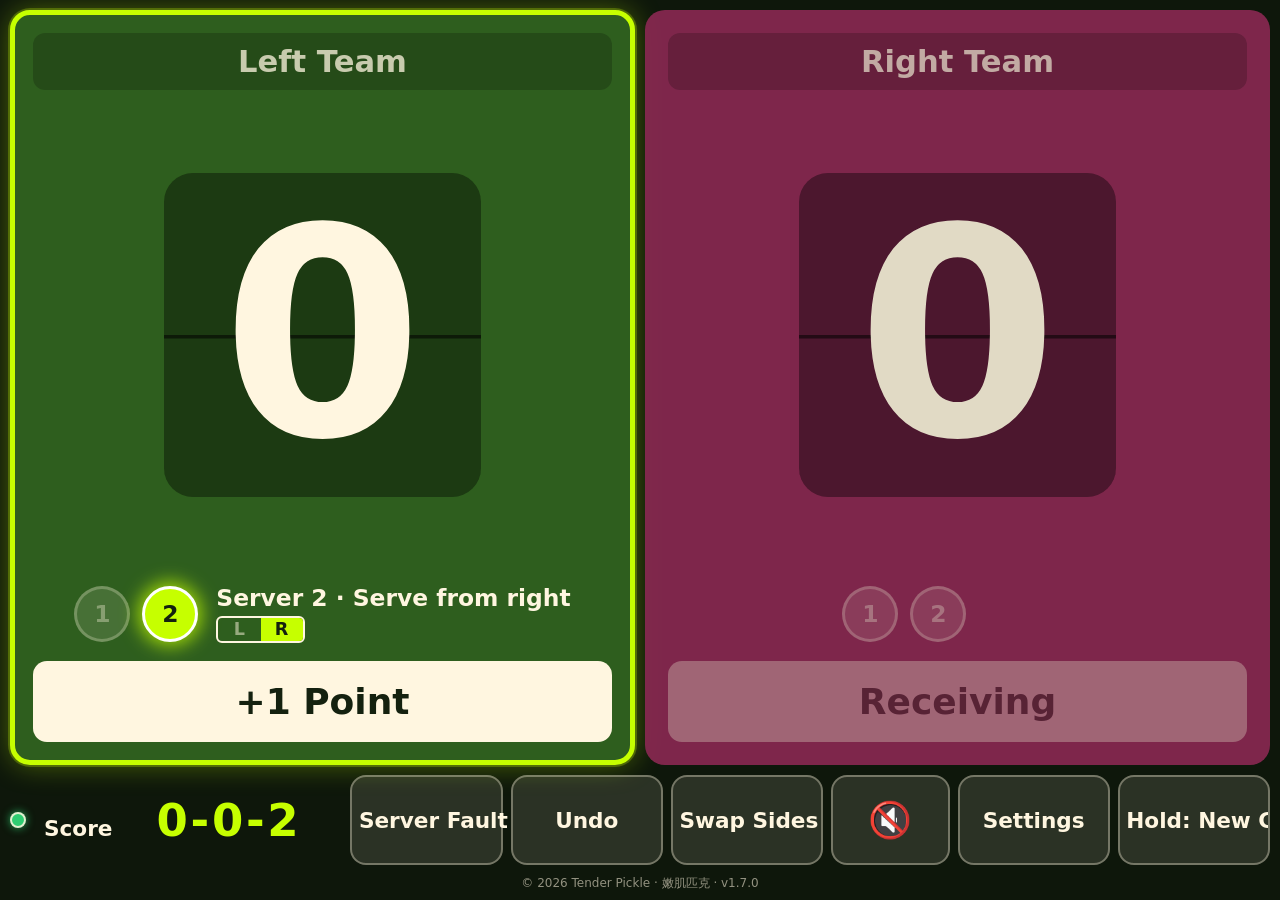
<file: index.html>
<!doctype html>
<html lang="zh-TW">
<head>
  <meta charset="utf-8">
  <meta name="viewport" content="width=device-width, initial-scale=1, maximum-scale=1, viewport-fit=cover">
  <meta name="theme-color" content="#0e170b">
  <meta name="apple-mobile-web-app-capable" content="yes">
  <meta name="mobile-web-app-capable" content="yes">
  <meta name="apple-mobile-web-app-status-bar-style" content="black-translucent">
  <meta name="apple-mobile-web-app-title" content="Tender Pickle">
  <meta name="description" content="Ad-free pickleball scoreboard with serve lights. 無廣告匹克球計分板，附發球燈號。">
  <title>Tender Pickle Scoreboard</title>
  <link rel="manifest" href="manifest.json">
  <link rel="icon" href="icons/icon.svg" type="image/svg+xml">
  <link rel="apple-touch-icon" href="icons/apple-touch-icon.png">
  <link rel="stylesheet" href="style.css">
</head>
<body>
  <main id="teams">
    <section class="team" id="slot0" data-slot="0">
      <input class="name" type="text" maxlength="20" autocomplete="off" autocapitalize="words" spellcheck="false">
      <div class="scorewrap"><div class="score" aria-live="polite">0</div></div>
      <div class="serve">
        <div class="lamps" aria-hidden="true"><span class="lamp" data-n="1">1</span><span class="lamp" data-n="2">2</span></div>
        <div class="serve-text"><div class="serve-info"></div><div class="court" aria-hidden="true"><i data-side="left"></i><i data-side="right"></i></div></div>
      </div>
      <button class="point" type="button"></button>
    </section>

    <section class="team" id="slot1" data-slot="1">
      <input class="name" type="text" maxlength="20" autocomplete="off" autocapitalize="words" spellcheck="false">
      <div class="scorewrap"><div class="score" aria-live="polite">0</div></div>
      <div class="serve">
        <div class="lamps" aria-hidden="true"><span class="lamp" data-n="1">1</span><span class="lamp" data-n="2">2</span></div>
        <div class="serve-text"><div class="serve-info"></div><div class="court" aria-hidden="true"><i data-side="left"></i><i data-side="right"></i></div></div>
      </div>
      <button class="point" type="button"></button>
    </section>
  </main>

  <div id="bar">
    <span id="net" class="net" role="img"></span>
    <div id="callout-box"><span id="callout-label"></span><b id="callout">0-0-2</b></div>
    <div id="actions">
      <button id="fault" type="button" data-i18n="fault"></button>
      <button id="undo" type="button" data-i18n="undo"></button>
      <button id="flip" type="button" data-i18n="flip"></button>
      <button id="voice" type="button" aria-pressed="false"></button>
      <button id="settings" type="button" data-i18n="settings"></button>
      <button id="newgame" type="button"><span data-i18n="newGame"></span></button>
    </div>
  </div>
  <footer>© 2026 Tender Pickle · 嫩肌匹克 <span class="ver"></span></footer>

  <div id="over" hidden>
    <div class="over-wrap">
      <div class="over-card" role="alertdialog" aria-labelledby="over-title">
        <h2 id="over-title"></h2>
        <p id="over-score"></p>
      </div>
      <div class="over-actions">
        <button id="over-undo" type="button" data-i18n="undo"></button>
        <button id="over-new" type="button" class="primary" data-i18n="newGameShort"></button>
      </div>
    </div>
  </div>

  <dialog id="dlg">
    <form id="form" method="dialog">
      <h2 data-i18n="sTitle"></h2>

      <fieldset>
        <legend data-i18n="sMode"></legend>
        <label><input type="radio" name="mode" value="doubles"> <span data-i18n="doubles"></span></label>
        <label><input type="radio" name="mode" value="singles"> <span data-i18n="singles"></span></label>
      </fieldset>

      <fieldset>
        <legend data-i18n="sScoring"></legend>
        <label><input type="radio" name="scoring" value="sideout"> <span data-i18n="sideout"></span></label>
        <label><input type="radio" name="scoring" value="rally"> <span data-i18n="rally"></span></label>
      </fieldset>

      <fieldset>
        <legend data-i18n="sTarget"></legend>
        <label><input type="radio" name="target" value="11"> 11</label>
        <label><input type="radio" name="target" value="15"> 15</label>
        <label><input type="radio" name="target" value="21"> 21</label>
      </fieldset>

      <label class="row"><input type="checkbox" name="winByTwo"> <span data-i18n="sWinBy2"></span></label>

      <fieldset>
        <legend data-i18n="sFirst"></legend>
        <label><input type="radio" name="firstSlot" value="0"> <span data-i18n="leftSide"></span></label>
        <label><input type="radio" name="firstSlot" value="1"> <span data-i18n="rightSide"></span></label>
      </fieldset>

      <fieldset>
        <legend data-i18n="sLang"></legend>
        <label><input type="radio" name="lang" value="zh-TW"> 繁體中文</label>
        <label><input type="radio" name="lang" value="en"> English</label>
      </fieldset>

      <label class="row"><input type="checkbox" name="wake"> <span data-i18n="sWake"></span></label>

      <div id="voice-rows">
        <label class="row"><input type="checkbox" name="voice"> <span data-i18n="sVoice"></span></label>
        <label class="row"><input type="checkbox" name="voiceTeam"> <span data-i18n="sVoiceTeam"></span></label>
        <label class="row range"><span data-i18n="sVoiceName"></span><select name="voiceName"></select></label>
        <div class="voice-try"><button type="button" id="voice-try" data-i18n="voiceTry"></button></div>
        <p class="note warn" id="voice-warn" hidden data-i18n="noTwVoice"></p>
        <label class="row range"><span data-i18n="sRate"></span><input type="range" name="rate" min="0.7" max="1.4" step="0.1"></label>
        <label class="row range"><span data-i18n="sVolume"></span><input type="range" name="volume" min="0.2" max="1" step="0.1"></label>
      </div>

      <p class="note" data-i18n="sNote"></p>
      <div class="dlg-actions">
        <button type="button" id="dlg-cancel" data-i18n="cancel"></button>
        <button type="submit" class="primary" data-i18n="save"></button>
      </div>
      <p class="credit">Tender Pickle · 嫩肌匹克 · MIT <span class="ver"></span></p>
    </form>
  </dialog>

  <div id="toast" role="status" hidden></div>

  <script src="engine.js"></script>
  <script src="app.js"></script>
</body>
</html>
</file>
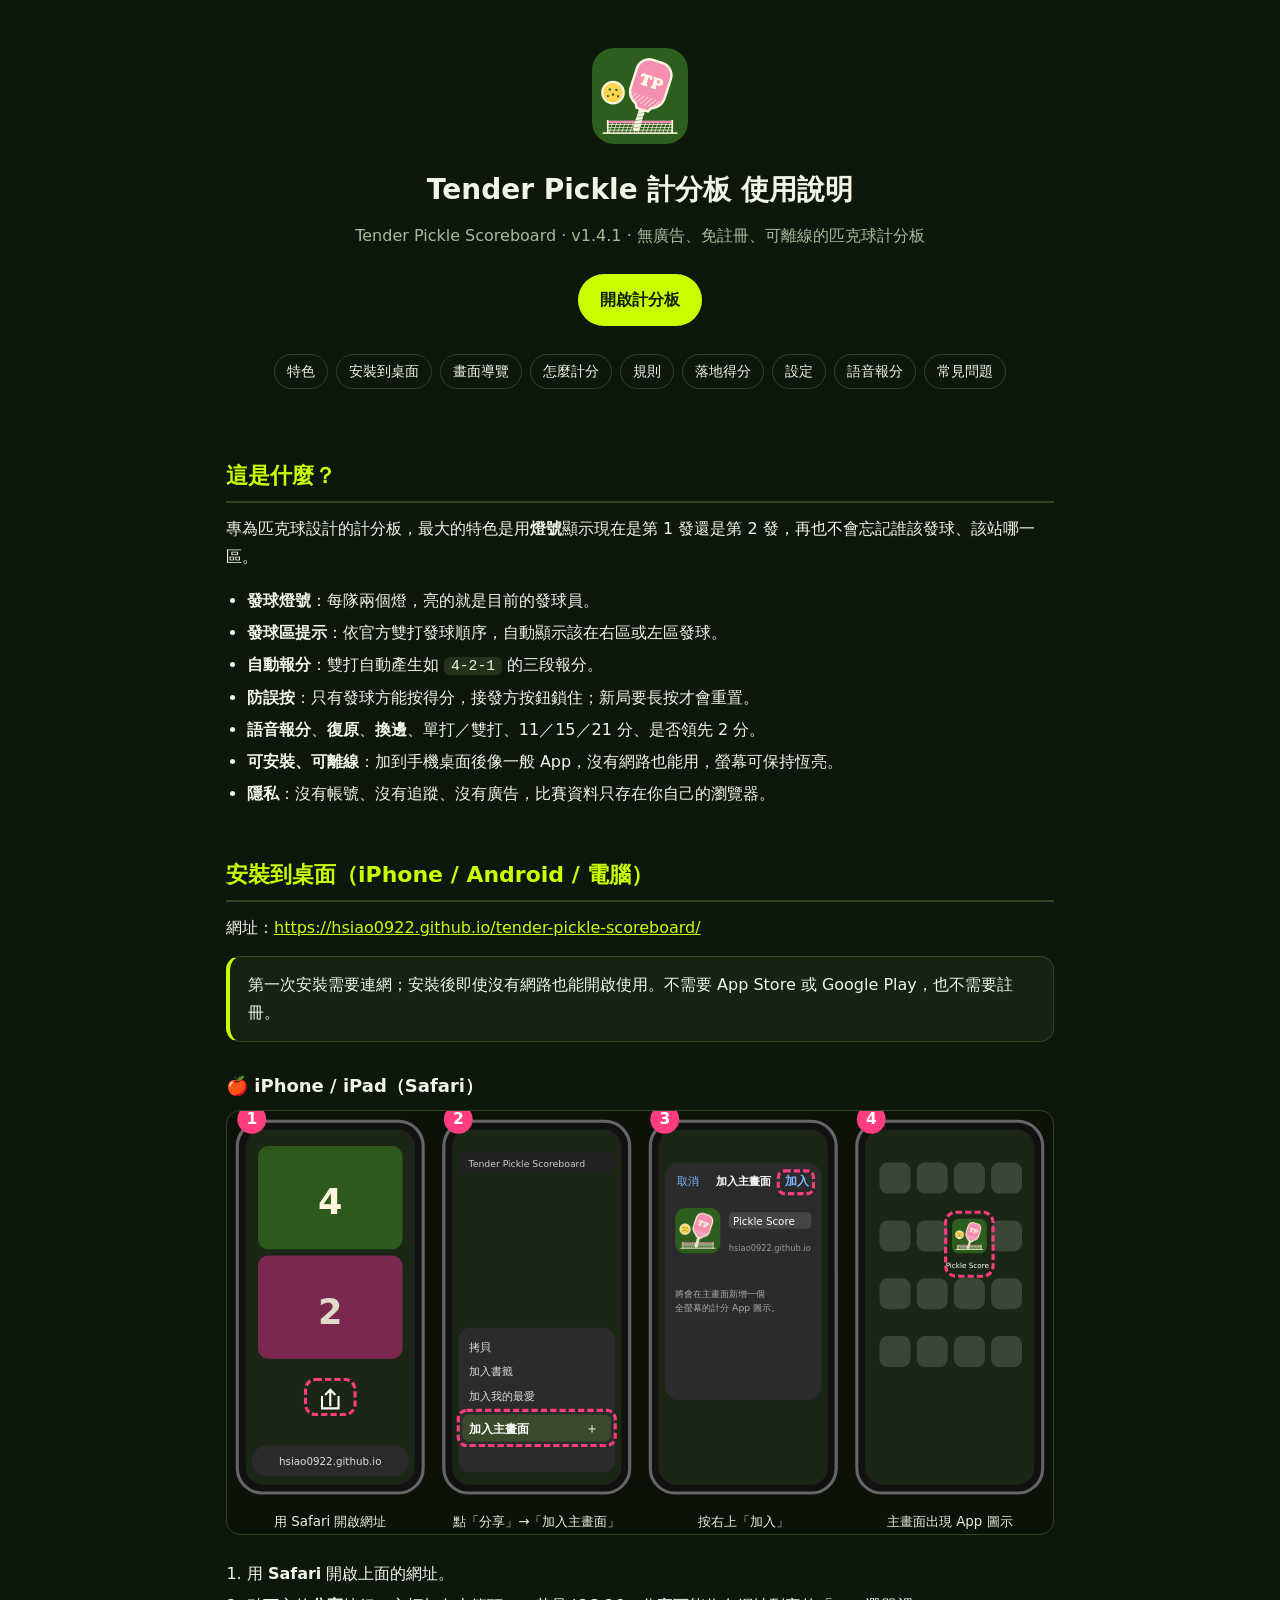
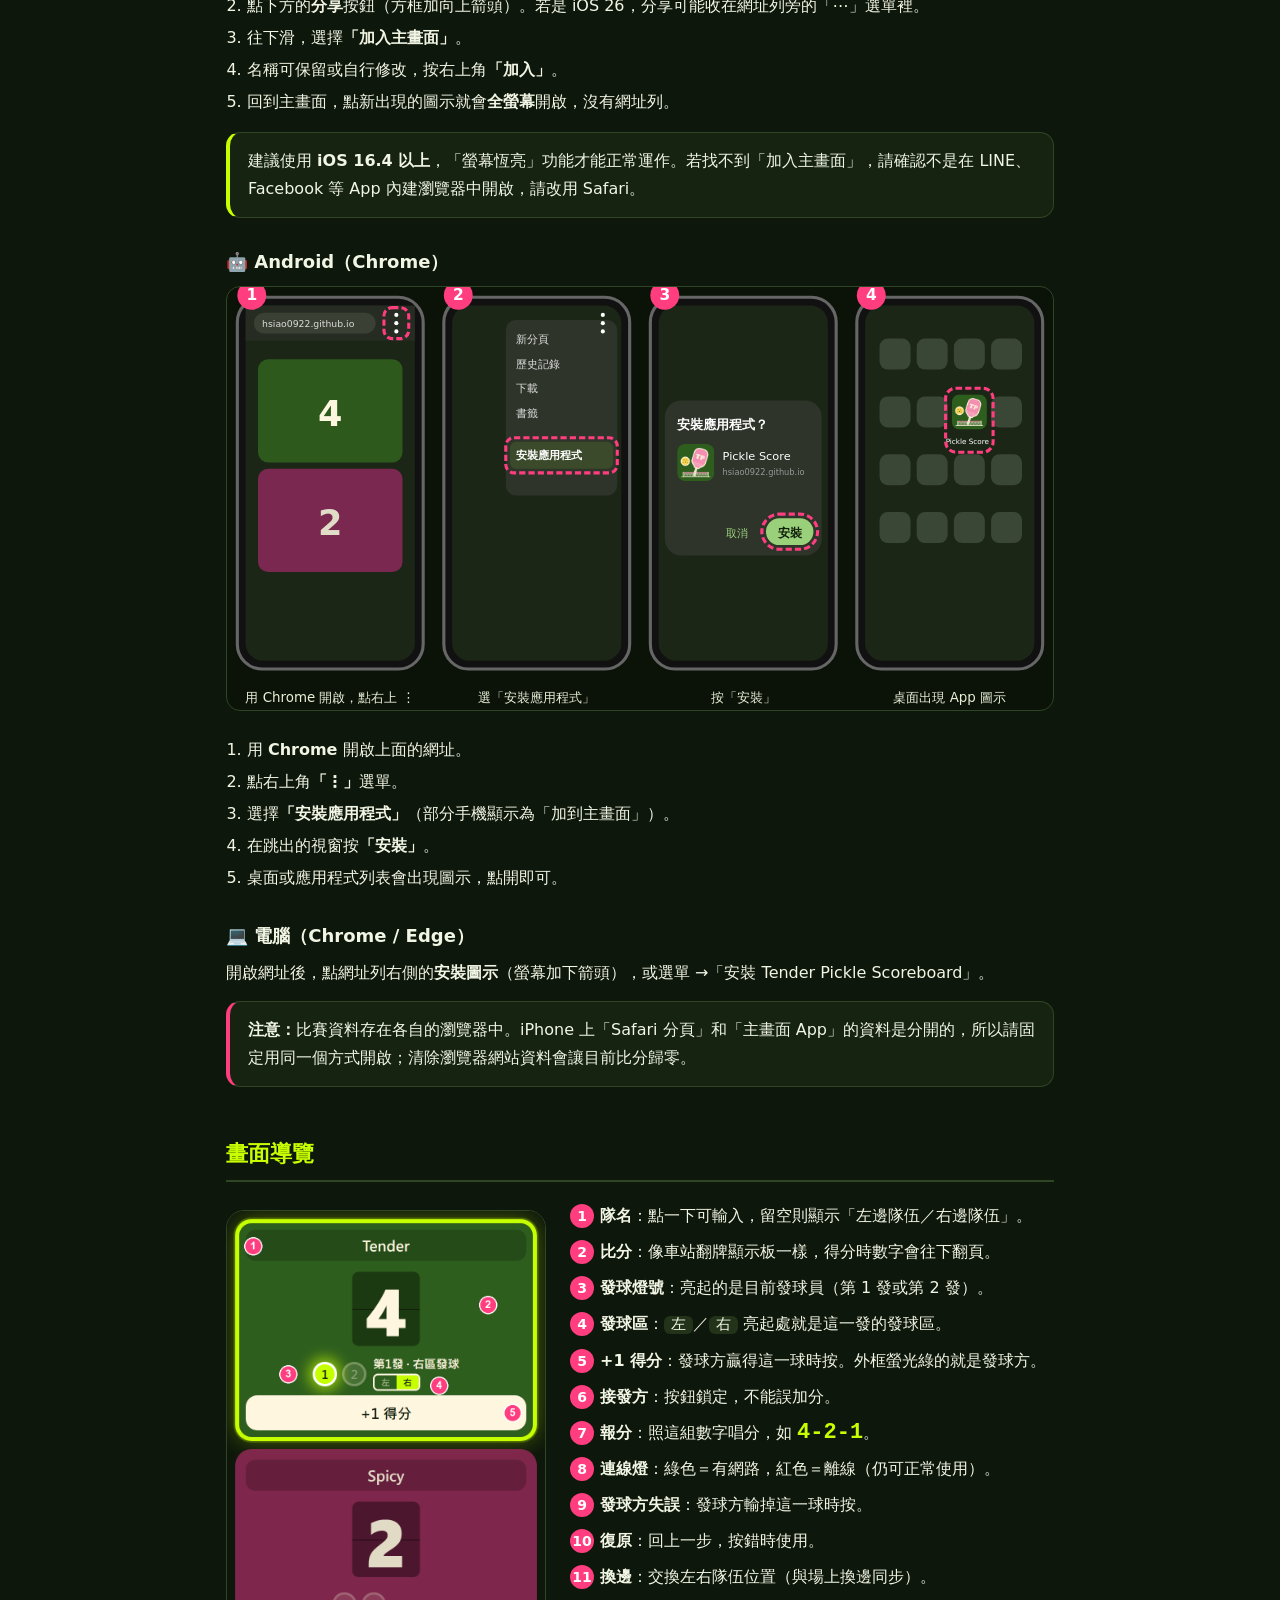
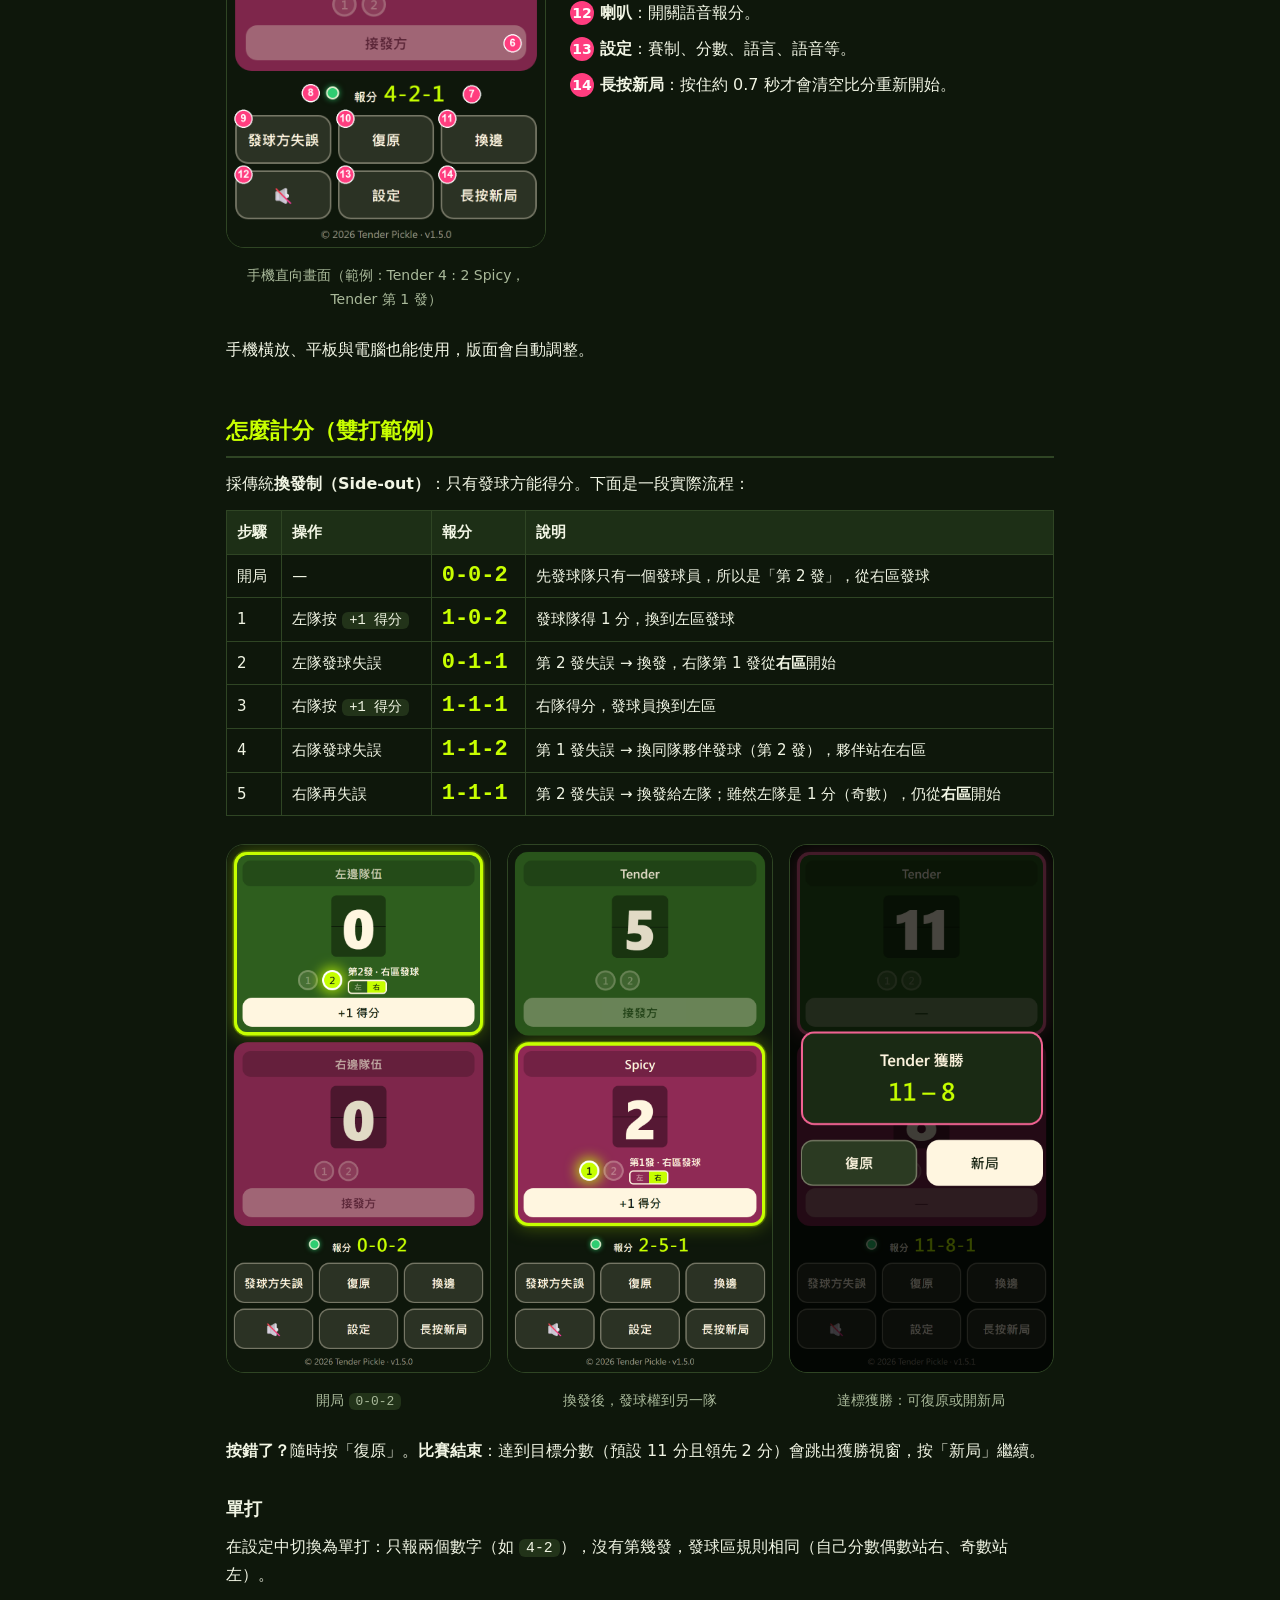
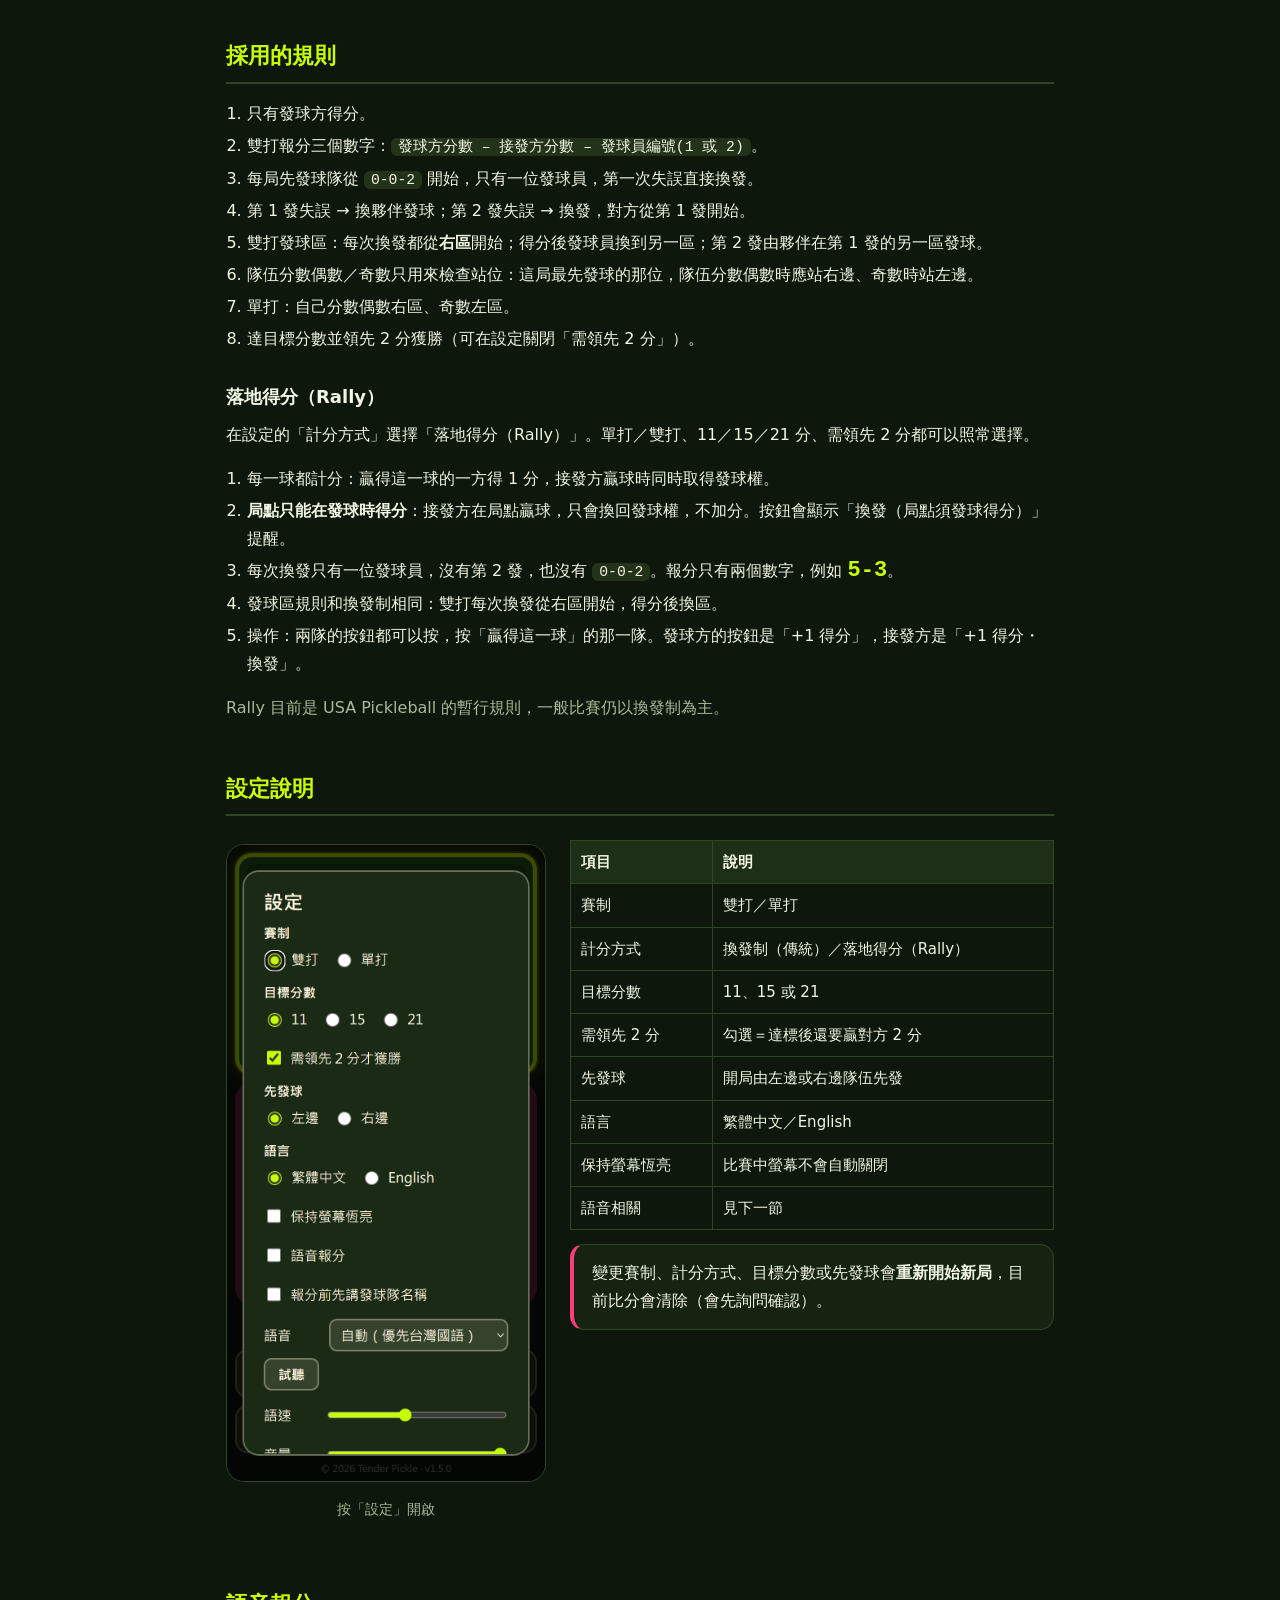
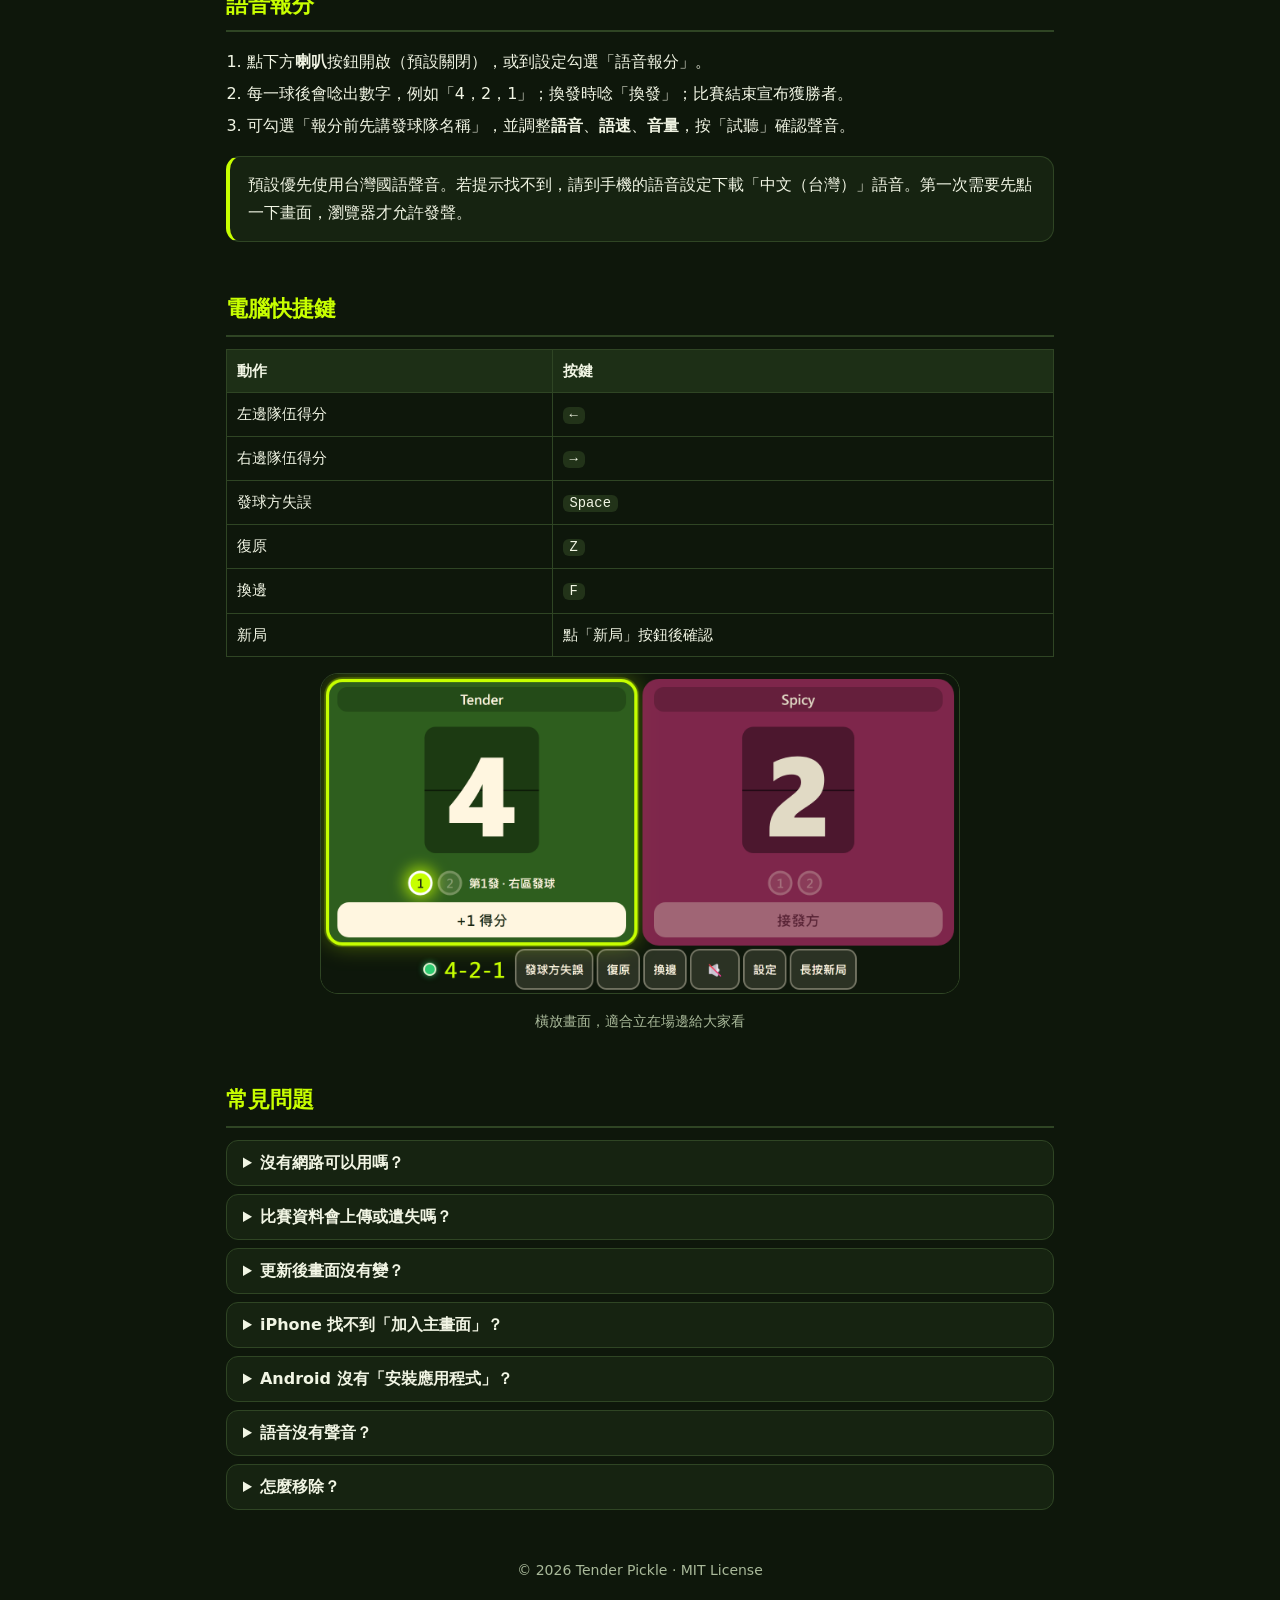
<file: guide/index.html>
<!doctype html>
<html lang="zh-TW">
<head>
<meta charset="utf-8">
<meta name="viewport" content="width=device-width, initial-scale=1">
<title>Tender Pickle 計分板 使用說明</title>
<style>
:root{--bg:#0e170b;--card:#16231110;--panel:#162311;--line:#2f4524;--fg:#f1f5e4;--mute:#a9b99a;--lime:#c8ff00;--pink:#ff3d7f}
*{box-sizing:border-box}
body{margin:0;background:var(--bg);color:var(--fg);font:16px/1.75 "Noto Sans TC","Microsoft JhengHei",system-ui,sans-serif}
.wrap{max-width:860px;margin:0 auto;padding:24px 16px 64px}
header{text-align:center;padding:24px 0 8px}
header img{width:96px;height:96px;border-radius:22px}
h1{font-size:28px;margin:12px 0 4px}
h2{font-size:22px;margin:48px 0 12px;padding-bottom:6px;border-bottom:2px solid var(--line);color:var(--lime)}
h3{font-size:18px;margin:28px 0 8px}
p{margin:8px 0}
.sub{color:var(--mute)}
a{color:var(--lime)}
.cta{display:inline-block;margin:16px 0;padding:12px 22px;border-radius:999px;background:var(--lime);color:#12200c;font-weight:700;text-decoration:none}
nav{display:flex;flex-wrap:wrap;gap:8px;justify-content:center;margin:12px 0}
nav a{padding:4px 12px;border:1px solid var(--line);border-radius:999px;text-decoration:none;font-size:14px;color:var(--fg)}
.panel{background:var(--panel);border:1px solid var(--line);border-radius:14px;padding:14px 18px;margin:14px 0}
.tip{border-left:4px solid var(--lime)}
.warn{border-left:4px solid var(--pink)}
figure{margin:16px 0;text-align:center}
figure img{max-width:100%;height:auto;border-radius:18px;border:1px solid var(--line)}
figcaption{color:var(--mute);font-size:14px;margin-top:6px}
.shots{display:grid;grid-template-columns:repeat(auto-fit,minmax(200px,1fr));gap:16px}
.two{display:grid;grid-template-columns:minmax(0,320px) 1fr;gap:24px;align-items:start}
@media(max-width:640px){.two{grid-template-columns:1fr}}
table{border-collapse:collapse;width:100%;margin:12px 0;font-size:15px}
th,td{border:1px solid var(--line);padding:8px 10px;text-align:left;vertical-align:top}
th{background:#1d2f16}
code,kbd{background:#223319;border-radius:6px;padding:1px 7px;font-family:ui-monospace,Consolas,monospace;font-size:.92em}
ol,ul{padding-left:1.3em}
li{margin:4px 0}
.num{display:inline-block;min-width:24px;height:24px;line-height:24px;border-radius:50%;background:var(--pink);color:#fff;text-align:center;font-size:14px;font-weight:700;margin-right:6px}
svg{width:100%;height:auto;background:#0b1208;border:1px solid var(--line);border-radius:14px}
.call{font:700 22px ui-monospace,Consolas,monospace;color:var(--lime)}
details{background:var(--panel);border:1px solid var(--line);border-radius:12px;padding:8px 16px;margin:8px 0}
summary{cursor:pointer;font-weight:700}
footer{text-align:center;color:var(--mute);font-size:14px;margin-top:48px}
@media print{body{background:#fff;color:#000}.panel,details{background:#fff}h2{color:#000}}
</style>
</head>
<body>
<div class="wrap">

<header>
  <img src="img/icon.png" alt="Tender Pickle 計分板圖示">
  <h1>Tender Pickle 計分板 使用說明</h1>
  <p class="sub">Tender Pickle Scoreboard · v1.4.1 · 無廣告、免註冊、可離線的匹克球計分板</p>
  <a class="cta" href="https://hsiao0922.github.io/tender-pickle-scoreboard/">開啟計分板</a>
  <nav>
    <a href="#features">特色</a><a href="#install">安裝到桌面</a><a href="#ui">畫面導覽</a><a href="#play">怎麼計分</a>
    <a href="#rules">規則</a><a href="#rally">落地得分</a><a href="#settings">設定</a><a href="#voice">語音報分</a><a href="#faq">常見問題</a>
  </nav>
</header>

<h2 id="features">這是什麼？</h2>
<p>專為匹克球設計的計分板，最大的特色是用<strong>燈號</strong>顯示現在是第 1 發還是第 2 發，再也不會忘記誰該發球、該站哪一區。</p>
<ul>
  <li><strong>發球燈號</strong>：每隊兩個燈，亮的就是目前的發球員。</li>
  <li><strong>發球區提示</strong>：依官方雙打發球順序，自動顯示該在右區或左區發球。</li>
  <li><strong>自動報分</strong>：雙打自動產生如 <code>4-2-1</code> 的三段報分。</li>
  <li><strong>防誤按</strong>：只有發球方能按得分，接發方按鈕鎖住；新局要長按才會重置。</li>
  <li><strong>語音報分</strong>、<strong>復原</strong>、<strong>換邊</strong>、單打／雙打、11／15／21 分、是否領先 2 分。</li>
  <li><strong>可安裝、可離線</strong>：加到手機桌面後像一般 App，沒有網路也能用，螢幕可保持恆亮。</li>
  <li><strong>隱私</strong>：沒有帳號、沒有追蹤、沒有廣告，比賽資料只存在你自己的瀏覽器。</li>
</ul>

<h2 id="install">安裝到桌面（iPhone / Android / 電腦）</h2>
<p>網址：<a href="https://hsiao0922.github.io/tender-pickle-scoreboard/">https://hsiao0922.github.io/tender-pickle-scoreboard/</a></p>
<div class="panel tip">第一次安裝需要連網；安裝後即使沒有網路也能開啟使用。不需要 App Store 或 Google Play，也不需要註冊。</div>

<h3>🍎 iPhone / iPad（Safari）</h3>
<svg viewBox="0 0 800 410" role="img" aria-label="iPhone 安裝步驟" font-family="'Noto Sans TC','Microsoft JhengHei',system-ui,sans-serif"><g transform="translate(10,10)">
<rect width="180" height="360" rx="24" fill="#111" stroke="#666" stroke-width="3"/>
<rect x="8" y="8" width="164" height="344" rx="17" fill="#1b2616"/>
<rect x="20" y="24" width="140" height="100" rx="10" fill="#2d5a1c"/><rect x="20" y="130" width="140" height="100" rx="10" fill="#7a2850"/><text x="90" y="90" font-size="34" fill="#fff6e0" text-anchor="middle" font-weight="700">4</text><text x="90" y="196" font-size="34" fill="#e0dcc8" text-anchor="middle" font-weight="700">2</text><rect x="14" y="314" width="152" height="30" rx="15" fill="#2a2a2a"/><text x="90" y="333" font-size="10" fill="#ddd" text-anchor="middle" font-weight="400">hsiao0922.github.io</text><g transform="translate(82,258)" stroke="#fff" fill="none" stroke-width="2"><path d="M0 8v12h16V8M8 18V2M3 7l5-5 5 5"/></g><rect x="66" y="250" width="48" height="34" rx="10" fill="none" stroke="#ff3d7f" stroke-width="3" stroke-dasharray="6 3"/>
<circle cx="14" cy="-2" r="14" fill="#ff3d7f"/><text x="14" y="3" text-anchor="middle" fill="#fff" font-size="15" font-weight="700">1</text>
<text x="90" y="392" text-anchor="middle" fill="#e8f0d8" font-size="13">用 Safari 開啟網址</text>
</g><g transform="translate(210,10)">
<rect width="180" height="360" rx="24" fill="#111" stroke="#666" stroke-width="3"/>
<rect x="8" y="8" width="164" height="344" rx="17" fill="#1b2616"/>
<rect x="14" y="30" width="152" height="20" rx="6" fill="#222"/><text x="24" y="44" font-size="9" fill="#ccc" text-anchor="start" font-weight="400">Tender Pickle Scoreboard</text><rect x="14" y="200" width="152" height="140" rx="12" fill="#2b2b2b"/><text x="24" y="222" font-size="11" fill="#ddd" text-anchor="start" font-weight="400">拷貝</text><text x="24" y="246" font-size="11" fill="#ddd" text-anchor="start" font-weight="400">加入書籤</text><text x="24" y="270" font-size="11" fill="#ddd" text-anchor="start" font-weight="400">加入我的最愛</text><rect x="18" y="284" width="144" height="26" rx="6" fill="#3a4a2a"/><text x="24" y="302" font-size="12" fill="#fff" text-anchor="start" font-weight="700">加入主畫面</text><text x="150" y="302" font-size="14" fill="#fff" text-anchor="end">＋</text><rect x="14" y="280" width="152" height="34" rx="8" fill="none" stroke="#ff3d7f" stroke-width="3" stroke-dasharray="6 3"/>
<circle cx="14" cy="-2" r="14" fill="#ff3d7f"/><text x="14" y="3" text-anchor="middle" fill="#fff" font-size="15" font-weight="700">2</text>
<text x="90" y="392" text-anchor="middle" fill="#e8f0d8" font-size="13">點「分享」→「加入主畫面」</text>
</g><g transform="translate(410,10)">
<rect width="180" height="360" rx="24" fill="#111" stroke="#666" stroke-width="3"/>
<rect x="8" y="8" width="164" height="344" rx="17" fill="#1b2616"/>
<rect x="14" y="40" width="152" height="230" rx="14" fill="#2b2b2b"/><text x="26" y="62" font-size="11" fill="#7ab8ff" text-anchor="start" font-weight="400">取消</text><text x="90" y="62" font-size="11" fill="#fff" text-anchor="middle" font-weight="700">加入主畫面</text><text x="154" y="62" font-size="12" fill="#7ab8ff" text-anchor="end" font-weight="700">加入</text><image href="img/icon.png" x="24" y="84" width="44" height="44" style="clip-path:inset(0 round 9.68px)"/><rect x="76" y="88" width="80" height="16" rx="4" fill="#444"/><text x="80" y="100" font-size="10" fill="#fff" text-anchor="start" font-weight="400">Pickle Score</text><text x="76" y="126" font-size="8" fill="#999" text-anchor="start" font-weight="400">hsiao0922.github.io</text><text x="24" y="170" font-size="9" fill="#aaa" text-anchor="start" font-weight="400">將會在主畫面新增一個</text><text x="24" y="184" font-size="9" fill="#aaa" text-anchor="start" font-weight="400">全螢幕的計分 App 圖示。</text><rect x="124" y="48" width="34" height="22" rx="6" fill="none" stroke="#ff3d7f" stroke-width="3" stroke-dasharray="6 3"/>
<circle cx="14" cy="-2" r="14" fill="#ff3d7f"/><text x="14" y="3" text-anchor="middle" fill="#fff" font-size="15" font-weight="700">3</text>
<text x="90" y="392" text-anchor="middle" fill="#e8f0d8" font-size="13">按右上「加入」</text>
</g><g transform="translate(610,10)">
<rect width="180" height="360" rx="24" fill="#111" stroke="#666" stroke-width="3"/>
<rect x="8" y="8" width="164" height="344" rx="17" fill="#1b2616"/>
<rect x="22" y="40" width="30" height="30" rx="8" fill="#3a4636"/><rect x="58" y="40" width="30" height="30" rx="8" fill="#3a4636"/><rect x="94" y="40" width="30" height="30" rx="8" fill="#3a4636"/><rect x="130" y="40" width="30" height="30" rx="8" fill="#3a4636"/><rect x="22" y="96" width="30" height="30" rx="8" fill="#3a4636"/><rect x="58" y="96" width="30" height="30" rx="8" fill="#3a4636"/><rect x="130" y="96" width="30" height="30" rx="8" fill="#3a4636"/><rect x="22" y="152" width="30" height="30" rx="8" fill="#3a4636"/><rect x="58" y="152" width="30" height="30" rx="8" fill="#3a4636"/><rect x="94" y="152" width="30" height="30" rx="8" fill="#3a4636"/><rect x="130" y="152" width="30" height="30" rx="8" fill="#3a4636"/><rect x="22" y="208" width="30" height="30" rx="8" fill="#3a4636"/><rect x="58" y="208" width="30" height="30" rx="8" fill="#3a4636"/><rect x="94" y="208" width="30" height="30" rx="8" fill="#3a4636"/><rect x="130" y="208" width="30" height="30" rx="8" fill="#3a4636"/><image href="img/icon.png" x="92" y="94" width="34" height="34" style="clip-path:inset(0 round 7.48px)"/><text x="107" y="142" font-size="7" fill="#fff" text-anchor="middle" font-weight="400">Pickle Score</text><rect x="86" y="88" width="46" height="62" rx="10" fill="none" stroke="#ff3d7f" stroke-width="3" stroke-dasharray="6 3"/>
<circle cx="14" cy="-2" r="14" fill="#ff3d7f"/><text x="14" y="3" text-anchor="middle" fill="#fff" font-size="15" font-weight="700">4</text>
<text x="90" y="392" text-anchor="middle" fill="#e8f0d8" font-size="13">主畫面出現 App 圖示</text>
</g></svg>
<ol>
  <li>用 <strong>Safari</strong> 開啟上面的網址。</li>
  <li>點下方的<strong>分享</strong>按鈕（方框加向上箭頭）。若是 iOS 26，分享可能收在網址列旁的「⋯」選單裡。</li>
  <li>往下滑，選擇<strong>「加入主畫面」</strong>。</li>
  <li>名稱可保留或自行修改，按右上角<strong>「加入」</strong>。</li>
  <li>回到主畫面，點新出現的圖示就會<strong>全螢幕</strong>開啟，沒有網址列。</li>
</ol>
<div class="panel tip">建議使用 <strong>iOS 16.4 以上</strong>，「螢幕恆亮」功能才能正常運作。若找不到「加入主畫面」，請確認不是在 LINE、Facebook 等 App 內建瀏覽器中開啟，請改用 Safari。</div>

<h3>🤖 Android（Chrome）</h3>
<svg viewBox="0 0 800 410" role="img" aria-label="Android 安裝步驟" font-family="'Noto Sans TC','Microsoft JhengHei',system-ui,sans-serif"><g transform="translate(10,10)">
<rect width="180" height="360" rx="24" fill="#111" stroke="#666" stroke-width="3"/>
<rect x="8" y="8" width="164" height="344" rx="17" fill="#1b2616"/>
<rect x="8" y="8" width="164" height="34" rx="0" fill="#262c22"/><rect x="16" y="15" width="118" height="20" rx="10" fill="#3a4034"/><text x="24" y="29" font-size="9" fill="#ddd" text-anchor="start" font-weight="400">hsiao0922.github.io</text><g fill="#fff"><circle cx="154" cy="17" r="2"/><circle cx="154" cy="25" r="2"/><circle cx="154" cy="33" r="2"/></g><rect x="142" y="10" width="24" height="30" rx="8" fill="none" stroke="#ff3d7f" stroke-width="3" stroke-dasharray="6 3"/><rect x="20" y="60" width="140" height="100" rx="10" fill="#2d5a1c"/><rect x="20" y="166" width="140" height="100" rx="10" fill="#7a2850"/><text x="90" y="125" font-size="34" fill="#fff6e0" text-anchor="middle" font-weight="700">4</text><text x="90" y="230" font-size="34" fill="#e0dcc8" text-anchor="middle" font-weight="700">2</text>
<circle cx="14" cy="-2" r="14" fill="#ff3d7f"/><text x="14" y="3" text-anchor="middle" fill="#fff" font-size="15" font-weight="700">1</text>
<text x="90" y="392" text-anchor="middle" fill="#e8f0d8" font-size="13">用 Chrome 開啟，點右上 ⋮</text>
</g><g transform="translate(210,10)">
<rect width="180" height="360" rx="24" fill="#111" stroke="#666" stroke-width="3"/>
<rect x="8" y="8" width="164" height="344" rx="17" fill="#1b2616"/>
<rect x="60" y="22" width="108" height="170" rx="10" fill="#2e342a"/><text x="70" y="44" font-size="11" fill="#ddd" text-anchor="start" font-weight="400">新分頁</text><text x="70" y="68" font-size="11" fill="#ddd" text-anchor="start" font-weight="400">歷史記錄</text><text x="70" y="92" font-size="11" fill="#ddd" text-anchor="start" font-weight="400">下載</text><text x="70" y="116" font-size="11" fill="#ddd" text-anchor="start" font-weight="400">書籤</text><rect x="64" y="140" width="100" height="26" rx="6" fill="#3a4a2a"/><text x="70" y="157" font-size="11" fill="#fff" text-anchor="start" font-weight="700">安裝應用程式</text><rect x="60" y="136" width="108" height="34" rx="8" fill="none" stroke="#ff3d7f" stroke-width="3" stroke-dasharray="6 3"/><g fill="#fff"><circle cx="154" cy="17" r="2"/><circle cx="154" cy="25" r="2"/><circle cx="154" cy="33" r="2"/></g>
<circle cx="14" cy="-2" r="14" fill="#ff3d7f"/><text x="14" y="3" text-anchor="middle" fill="#fff" font-size="15" font-weight="700">2</text>
<text x="90" y="392" text-anchor="middle" fill="#e8f0d8" font-size="13">選「安裝應用程式」</text>
</g><g transform="translate(410,10)">
<rect width="180" height="360" rx="24" fill="#111" stroke="#666" stroke-width="3"/>
<rect x="8" y="8" width="164" height="344" rx="17" fill="#1b2616"/>
<rect x="14" y="100" width="152" height="150" rx="16" fill="#2e342a"/><text x="26" y="128" font-size="13" fill="#fff" text-anchor="start" font-weight="700">安裝應用程式？</text><image href="img/icon.png" x="26" y="142" width="36" height="36" style="clip-path:inset(0 round 7.92px)"/><text x="70" y="158" font-size="11" fill="#fff" text-anchor="start" font-weight="400">Pickle Score</text><text x="70" y="172" font-size="8" fill="#999" text-anchor="start" font-weight="400">hsiao0922.github.io</text><text x="84" y="232" font-size="11" fill="#9ad07a" text-anchor="middle" font-weight="400">取消</text><rect x="112" y="214" width="46" height="26" rx="13" fill="#9ad07a"/><text x="135" y="232" font-size="12" fill="#12200c" text-anchor="middle" font-weight="700">安裝</text><rect x="108" y="210" width="54" height="34" rx="17" fill="none" stroke="#ff3d7f" stroke-width="3" stroke-dasharray="6 3"/>
<circle cx="14" cy="-2" r="14" fill="#ff3d7f"/><text x="14" y="3" text-anchor="middle" fill="#fff" font-size="15" font-weight="700">3</text>
<text x="90" y="392" text-anchor="middle" fill="#e8f0d8" font-size="13">按「安裝」</text>
</g><g transform="translate(610,10)">
<rect width="180" height="360" rx="24" fill="#111" stroke="#666" stroke-width="3"/>
<rect x="8" y="8" width="164" height="344" rx="17" fill="#1b2616"/>
<rect x="22" y="40" width="30" height="30" rx="8" fill="#3a4636"/><rect x="58" y="40" width="30" height="30" rx="8" fill="#3a4636"/><rect x="94" y="40" width="30" height="30" rx="8" fill="#3a4636"/><rect x="130" y="40" width="30" height="30" rx="8" fill="#3a4636"/><rect x="22" y="96" width="30" height="30" rx="8" fill="#3a4636"/><rect x="58" y="96" width="30" height="30" rx="8" fill="#3a4636"/><rect x="130" y="96" width="30" height="30" rx="8" fill="#3a4636"/><rect x="22" y="152" width="30" height="30" rx="8" fill="#3a4636"/><rect x="58" y="152" width="30" height="30" rx="8" fill="#3a4636"/><rect x="94" y="152" width="30" height="30" rx="8" fill="#3a4636"/><rect x="130" y="152" width="30" height="30" rx="8" fill="#3a4636"/><rect x="22" y="208" width="30" height="30" rx="8" fill="#3a4636"/><rect x="58" y="208" width="30" height="30" rx="8" fill="#3a4636"/><rect x="94" y="208" width="30" height="30" rx="8" fill="#3a4636"/><rect x="130" y="208" width="30" height="30" rx="8" fill="#3a4636"/><image href="img/icon.png" x="92" y="94" width="34" height="34" style="clip-path:inset(0 round 7.48px)"/><text x="107" y="142" font-size="7" fill="#fff" text-anchor="middle" font-weight="400">Pickle Score</text><rect x="86" y="88" width="46" height="62" rx="10" fill="none" stroke="#ff3d7f" stroke-width="3" stroke-dasharray="6 3"/>
<circle cx="14" cy="-2" r="14" fill="#ff3d7f"/><text x="14" y="3" text-anchor="middle" fill="#fff" font-size="15" font-weight="700">4</text>
<text x="90" y="392" text-anchor="middle" fill="#e8f0d8" font-size="13">桌面出現 App 圖示</text>
</g></svg>
<ol>
  <li>用 <strong>Chrome</strong> 開啟上面的網址。</li>
  <li>點右上角<strong>「⋮」</strong>選單。</li>
  <li>選擇<strong>「安裝應用程式」</strong>（部分手機顯示為「加到主畫面」）。</li>
  <li>在跳出的視窗按<strong>「安裝」</strong>。</li>
  <li>桌面或應用程式列表會出現圖示，點開即可。</li>
</ol>

<h3>💻 電腦（Chrome / Edge）</h3>
<p>開啟網址後，點網址列右側的<strong>安裝圖示</strong>（螢幕加下箭頭），或選單 →「安裝 Tender Pickle Scoreboard」。</p>

<div class="panel warn">
  <strong>注意：</strong>比賽資料存在各自的瀏覽器中。iPhone 上「Safari 分頁」和「主畫面 App」的資料是分開的，所以請固定用同一個方式開啟；清除瀏覽器網站資料會讓目前比分歸零。
</div>

<h2 id="ui">畫面導覽</h2>
<div class="two">
  <figure>
    <img src="img/annotated.png" alt="計分板畫面標註圖">
    <figcaption>手機直向畫面（範例：Tender 4 : 2 Spicy，Tender 第 1 發）</figcaption>
  </figure>
  <div>
    <p><span class="num">1</span><strong>隊名</strong>：點一下可輸入，留空則顯示「左邊隊伍／右邊隊伍」。</p>
    <p><span class="num">2</span><strong>比分</strong>：像車站翻牌顯示板一樣，得分時數字會往下翻頁。</p>
    <p><span class="num">3</span><strong>發球燈號</strong>：亮起的是目前發球員（第 1 發或第 2 發）。</p>
    <p><span class="num">4</span><strong>發球區</strong>：<code>左</code>／<code>右</code> 亮起處就是這一發的發球區。</p>
    <p><span class="num">5</span><strong>+1 得分</strong>：發球方贏得這一球時按。外框螢光綠的就是發球方。</p>
    <p><span class="num">6</span><strong>接發方</strong>：按鈕鎖定，不能誤加分。</p>
    <p><span class="num">7</span><strong>報分</strong>：照這組數字唱分，如 <span class="call">4-2-1</span>。</p>
    <p><span class="num">8</span><strong>連線燈</strong>：綠色＝有網路，紅色＝離線（仍可正常使用）。</p>
    <p><span class="num">9</span><strong>發球方失誤</strong>：發球方輸掉這一球時按。</p>
    <p><span class="num">10</span><strong>復原</strong>：回上一步，按錯時使用。</p>
    <p><span class="num">11</span><strong>換邊</strong>：交換左右隊伍位置（與場上換邊同步）。</p>
    <p><span class="num">12</span><strong>喇叭</strong>：開關語音報分。</p>
    <p><span class="num">13</span><strong>設定</strong>：賽制、分數、語言、語音等。</p>
    <p><span class="num">14</span><strong>長按新局</strong>：按住約 0.7 秒才會清空比分重新開始。</p>
  </div>
</div>
<p>手機橫放、平板與電腦也能使用，版面會自動調整。</p>

<h2 id="play">怎麼計分（雙打範例）</h2>
<p>採傳統<strong>換發制（Side-out）</strong>：只有發球方能得分。下面是一段實際流程：</p>
<table>
  <tr><th>步驟</th><th>操作</th><th>報分</th><th>說明</th></tr>
  <tr><td>開局</td><td>—</td><td><span class="call">0-0-2</span></td><td>先發球隊只有一個發球員，所以是「第 2 發」，從右區發球</td></tr>
  <tr><td>1</td><td>左隊按 <code>+1 得分</code></td><td><span class="call">1-0-2</span></td><td>發球隊得 1 分，換到左區發球</td></tr>
  <tr><td>2</td><td>左隊發球失誤</td><td><span class="call">0-1-1</span></td><td>第 2 發失誤 → 換發，右隊第 1 發從<strong>右區</strong>開始</td></tr>
  <tr><td>3</td><td>右隊按 <code>+1 得分</code></td><td><span class="call">1-1-1</span></td><td>右隊得分，發球員換到左區</td></tr>
  <tr><td>4</td><td>右隊發球失誤</td><td><span class="call">1-1-2</span></td><td>第 1 發失誤 → 換同隊夥伴發球（第 2 發），夥伴站在右區</td></tr>
  <tr><td>5</td><td>右隊再失誤</td><td><span class="call">1-1-1</span></td><td>第 2 發失誤 → 換發給左隊；雖然左隊是 1 分（奇數），仍從<strong>右區</strong>開始</td></tr>
</table>
<div class="shots">
  <figure><img src="img/start.png" alt="開局畫面"><figcaption>開局 <code>0-0-2</code></figcaption></figure>
  <figure><img src="img/sideout.png" alt="換發後畫面"><figcaption>換發後，發球權到另一隊</figcaption></figure>
  <figure><img src="img/win.png" alt="獲勝畫面"><figcaption>達標獲勝：可復原或開新局</figcaption></figure>
</div>
<p><strong>按錯了？</strong>隨時按「復原」。<strong>比賽結束</strong>：達到目標分數（預設 11 分且領先 2 分）會跳出獲勝視窗，按「新局」繼續。</p>

<h3>單打</h3>
<p>在設定中切換為單打：只報兩個數字（如 <code>4-2</code>），沒有第幾發，發球區規則相同（自己分數偶數站右、奇數站左）。</p>

<h2 id="rules">採用的規則</h2>
<ol>
  <li>只有發球方得分。</li>
  <li>雙打報分三個數字：<code>發球方分數 – 接發方分數 – 發球員編號(1 或 2)</code>。</li>
  <li>每局先發球隊從 <code>0-0-2</code> 開始，只有一位發球員，第一次失誤直接換發。</li>
  <li>第 1 發失誤 → 換夥伴發球；第 2 發失誤 → 換發，對方從第 1 發開始。</li>
  <li>雙打發球區：每次換發都從<strong>右區</strong>開始；得分後發球員換到另一區；第 2 發由夥伴在第 1 發的另一區發球。</li>
  <li>隊伍分數偶數／奇數只用來檢查站位：這局最先發球的那位，隊伍分數偶數時應站右邊、奇數時站左邊。</li>
  <li>單打：自己分數偶數右區、奇數左區。</li>
  <li>達目標分數並領先 2 分獲勝（可在設定關閉「需領先 2 分」）。</li>
</ol>
<h3 id="rally">落地得分（Rally）</h3>
<p>在設定的「計分方式」選擇「落地得分（Rally）」。單打／雙打、11／15／21 分、需領先 2 分都可以照常選擇。</p>
<ol>
  <li>每一球都計分：贏得這一球的一方得 1 分，接發方贏球時同時取得發球權。</li>
  <li><strong>局點只能在發球時得分</strong>：接發方在局點贏球，只會換回發球權，不加分。按鈕會顯示「換發（局點須發球得分）」提醒。</li>
  <li>每次換發只有一位發球員，沒有第 2 發，也沒有 <code>0-0-2</code>。報分只有兩個數字，例如 <span class="call">5-3</span>。</li>
  <li>發球區規則和換發制相同：雙打每次換發從右區開始，得分後換區。</li>
  <li>操作：兩隊的按鈕都可以按，按「贏得這一球」的那一隊。發球方的按鈕是「+1 得分」，接發方是「+1 得分・換發」。</li>
</ol>
<p class="sub">Rally 目前是 USA Pickleball 的暫行規則，一般比賽仍以換發制為主。</p>

<h2 id="settings">設定說明</h2>
<div class="two">
  <figure><img src="img/settings.png" alt="設定畫面"><figcaption>按「設定」開啟</figcaption></figure>
  <div>
    <table>
      <tr><th>項目</th><th>說明</th></tr>
      <tr><td>賽制</td><td>雙打／單打</td></tr>
      <tr><td>計分方式</td><td>換發制（傳統）／落地得分（Rally）</td></tr>
      <tr><td>目標分數</td><td>11、15 或 21</td></tr>
      <tr><td>需領先 2 分</td><td>勾選＝達標後還要贏對方 2 分</td></tr>
      <tr><td>先發球</td><td>開局由左邊或右邊隊伍先發</td></tr>
      <tr><td>語言</td><td>繁體中文／English</td></tr>
      <tr><td>保持螢幕恆亮</td><td>比賽中螢幕不會自動關閉</td></tr>
      <tr><td>語音相關</td><td>見下一節</td></tr>
    </table>
    <div class="panel warn">變更賽制、計分方式、目標分數或先發球會<strong>重新開始新局</strong>，目前比分會清除（會先詢問確認）。</div>
  </div>
</div>

<h2 id="voice">語音報分</h2>
<ol>
  <li>點下方<strong>喇叭</strong>按鈕開啟（預設關閉），或到設定勾選「語音報分」。</li>
  <li>每一球後會唸出數字，例如「4，2，1」；換發時唸「換發」；比賽結束宣布獲勝者。</li>
  <li>可勾選「報分前先講發球隊名稱」，並調整<strong>語音</strong>、<strong>語速</strong>、<strong>音量</strong>，按「試聽」確認聲音。</li>
</ol>
<div class="panel tip">預設優先使用台灣國語聲音。若提示找不到，請到手機的語音設定下載「中文（台灣）」語音。第一次需要先點一下畫面，瀏覽器才允許發聲。</div>

<h2 id="kbd">電腦快捷鍵</h2>
<table>
  <tr><th>動作</th><th>按鍵</th></tr>
  <tr><td>左邊隊伍得分</td><td><kbd>←</kbd></td></tr>
  <tr><td>右邊隊伍得分</td><td><kbd>→</kbd></td></tr>
  <tr><td>發球方失誤</td><td><kbd>Space</kbd></td></tr>
  <tr><td>復原</td><td><kbd>Z</kbd></td></tr>
  <tr><td>換邊</td><td><kbd>F</kbd></td></tr>
  <tr><td>新局</td><td>點「新局」按鈕後確認</td></tr>
</table>
<figure><img src="img/landscape.png" alt="橫向畫面" style="max-width:640px"><figcaption>橫放畫面，適合立在場邊給大家看</figcaption></figure>

<h2 id="faq">常見問題</h2>
<details><summary>沒有網路可以用嗎？</summary><p>可以。第一次連網開啟後，之後離線也能計分。右上連線燈變紅只是表示離線，不影響使用。</p></details>
<details><summary>比賽資料會上傳或遺失嗎？</summary><p>不會上傳，只存在本機瀏覽器的 localStorage。清除網站資料、換手機或換瀏覽器就不會有舊資料。</p></details>
<details><summary>更新後畫面沒有變？</summary><p>程式採用「有網路時優先更新」，下次開啟（有連網）就會套用新版。頁尾和設定底部會顯示目前版本號。</p></details>
<details><summary>iPhone 找不到「加入主畫面」？</summary><p>請確認用 Safari 開啟（不是 LINE／FB 內建瀏覽器）。若畫面上看不到分享按鈕，請在網址列旁的「⋯」選單中尋找「分享」。</p></details>
<details><summary>Android 沒有「安裝應用程式」？</summary><p>請用 Chrome 並先把網頁完整載入一次；仍沒有時，選單內的「加到主畫面」也可以達到相同效果。</p></details>
<details><summary>語音沒有聲音？</summary><p>檢查手機是否靜音、音量與計分板內的音量；先點一下畫面；再按設定中的「試聽」測試。</p></details>
<details><summary>怎麼移除？</summary><p>像一般 App 一樣長按圖示 → 移除（iPhone）或解除安裝（Android）。</p></details>

<footer>© 2026 Tender Pickle · MIT License</footer>
</div>
</body>
</html>
</file>
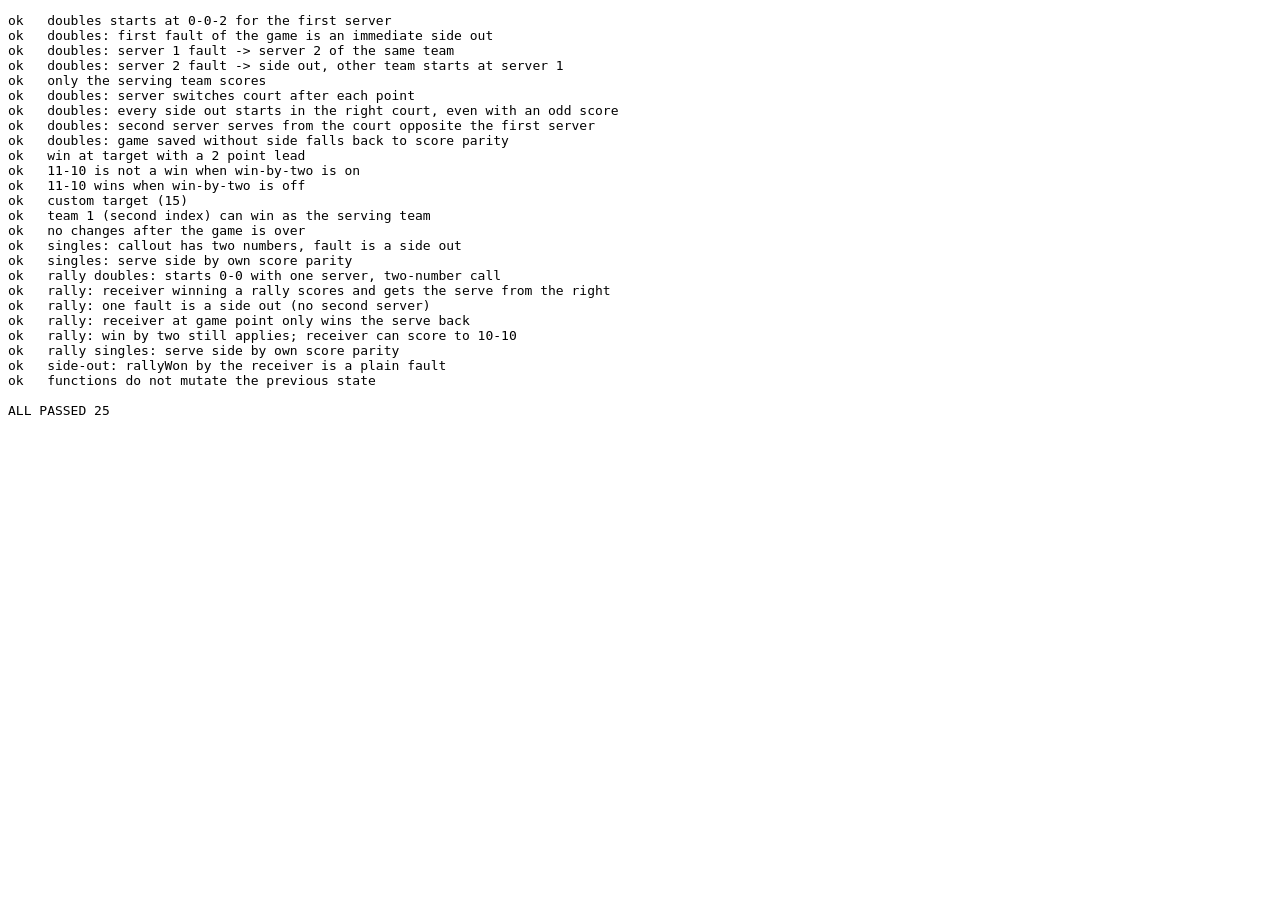
<file: tests/index.html>
<!doctype html>
<meta charset="utf-8">
<title>Engine tests</title>
<pre id="out">running...</pre>
<script src="../engine.js"></script>
<script src="engine.test.js"></script>
<script>
  // Open in a browser, or: chrome --headless --dump-dom tests/index.html
  var r = runAll();
  document.getElementById('out').textContent = r.log.join('\n') + '\n\n' + (r.failed ? 'FAILED ' + r.failed : 'ALL PASSED ' + r.passed);
</script>
</file>
<file: style.css>
:root {
  --bg: #0e170b;
  --ink: #FFF6E0;
  --a: #2E5E1E;
  --b: #8f2a55;
  --lamp: #C6FF00;
  --lamp-off: rgba(255, 246, 224, .12);
  --pink: #F06292;
  --btn: #FFF6E0;
  --btn-ink: #14210f;
  --soft: rgba(255, 246, 224, .12);
  --soft-line: rgba(255, 246, 224, .35);
}

* { box-sizing: border-box; -webkit-tap-highlight-color: transparent; }

html, body {
  height: 100%;
  margin: 0;
  background: var(--bg);
  color: var(--ink);
  font-family: "Microsoft JhengHei", "PingFang TC", "Noto Sans TC", system-ui, -apple-system, "Segoe UI", Roboto, sans-serif;
  overscroll-behavior: none;
}

body {
  display: flex;
  flex-direction: column;
  height: 100vh;
  height: 100dvh;
  padding: env(safe-area-inset-top) env(safe-area-inset-right) env(safe-area-inset-bottom) env(safe-area-inset-left);
  -webkit-user-select: none;
  user-select: none;
  touch-action: manipulation;
}

button { font: inherit; color: inherit; cursor: pointer; }
[hidden] { display: none !important; }

/* ---------- teams ---------- */
#teams {
  flex: 1;
  min-height: 0;
  display: grid;
  gap: 10px;
  padding: 10px 10px 0;
}
@media (orientation: landscape) { #teams { grid-template-columns: 1fr 1fr; } }
@media (orientation: portrait)  { #teams { grid-template-rows: 1fr 1fr; } }

.team {
  display: flex;
  flex-direction: column;
  gap: clamp(4px, 1.4vmin, 14px);
  min-height: 0;
  padding: clamp(8px, 2vmin, 18px);
  border-radius: 20px;
  background: var(--a);
  border: 5px solid transparent;
  transition: border-color .2s, box-shadow .2s, opacity .2s;
}
.team[data-team="1"] { background: var(--b); }
.team:not(.serving) { opacity: .88; }
.team.serving {
  border-color: var(--lamp);
  box-shadow: 0 0 0 2px rgba(198, 255, 0, .25), 0 0 28px rgba(198, 255, 0, .35);
}
.team.winner { border-color: var(--pink); box-shadow: 0 0 30px rgba(240, 98, 146, .6); opacity: 1; }

.name {
  width: 100%;
  font: inherit;
  font-weight: 800;
  font-size: clamp(1.1rem, 3.4vmin, 2.2rem);
  text-align: center;
  color: var(--ink);
  background: rgba(0, 0, 0, .2);
  border: 2px solid transparent;
  border-radius: 12px;
  padding: .3em .5em;
  -webkit-user-select: text;
  user-select: text;
}
.name::placeholder { color: rgba(255, 246, 224, .75); }
.name:focus { outline: none; border-color: var(--ink); }

.scorewrap {
  flex: 1;
  min-height: 0;
  display: grid;
  place-items: center;
  container-type: size;
}
.score {
  --card: #1c3a12;
  position: relative;
  font-weight: 900;
  line-height: 1;
  font-family: "Segoe UI Black", "Arial Black", "Helvetica Neue", system-ui, sans-serif;
  font-variant-numeric: tabular-nums;
  font-size: clamp(4rem, 26vmin, 16rem);
  padding: .06em .2em;
  perspective: 6em;
}
@supports (container-type: size) {
  .score { font-size: min(76cqh, 50cqw); }
}
.team[data-team="1"] .score { --card: #561834; }

/* flip-card: sizer keeps the layout, four half-cards do the drawing */
.score .sz { color: transparent; }
.score .h {
  position: absolute;
  left: 0; right: 0;
  height: 50%;
  overflow: hidden;
  background: var(--card);
  font-style: normal;
  backface-visibility: hidden;
  -webkit-backface-visibility: hidden;
}
.score .h b {
  position: absolute;
  left: 0; right: 0;
  height: 200%;
  display: grid;
  place-items: center;
  font-weight: inherit;
  padding: .06em 0;
}
.score .t, .score .ft { top: 0; border-radius: .1em .1em 0 0; transform-origin: 50% 100%; }
.score .t b, .score .ft b { top: 0; }
.score .bo, .score .fb { bottom: 0; border-radius: 0 0 .1em .1em; transform-origin: 50% 0; box-shadow: inset 0 .012em 0 rgba(0, 0, 0, .55); }
.score .bo b, .score .fb b { bottom: 0; }
.score .ft, .score .fb { visibility: hidden; }
.score.flipping .ft { visibility: visible; animation: flip-top .26s ease-in forwards; }
.score.flipping .fb { visibility: visible; transform: rotateX(90deg); animation: flip-bottom .26s .26s ease-out forwards; }
@keyframes flip-top { to { transform: rotateX(-90deg); } }
@keyframes flip-bottom { to { transform: rotateX(0); } }

/* ---------- serve lights ---------- */
.serve {
  display: flex;
  align-items: center;
  justify-content: center;
  gap: clamp(8px, 2vmin, 18px);
  min-height: clamp(40px, 8vmin, 70px);
}
.lamps { display: flex; gap: clamp(6px, 1.4vmin, 12px); }
.lamp {
  width: clamp(30px, 6.5vmin, 56px);
  aspect-ratio: 1;
  border-radius: 50%;
  display: grid;
  place-items: center;
  font-weight: 900;
  font-size: clamp(.9rem, 2.6vmin, 1.6rem);
  background: var(--lamp-off);
  color: rgba(255, 246, 224, .35);
  border: 3px solid rgba(255, 246, 224, .25);
}
.lamp.on {
  background: var(--lamp);
  color: #14210f;
  border-color: #fff;
  box-shadow: 0 0 18px 4px rgba(198, 255, 0, .75);
  animation: pulse 1.6s ease-in-out infinite;
}
.team.single .lamp[data-n="2"] { display: none; }

.serve-text { display: flex; flex-direction: column; align-items: flex-start; gap: 4px; min-width: 0; }
.serve-info { font-weight: 800; font-size: clamp(.9rem, 2.6vmin, 1.5rem); line-height: 1.15; }
.court {
  display: flex;
  border: 2px solid var(--ink);
  border-radius: 6px;
  overflow: hidden;
  font-size: clamp(.7rem, 2vmin, 1.1rem);
  font-weight: 800;
}
.court i { font-style: normal; min-width: 2.4em; text-align: center; padding: .1em .3em; opacity: .5; }
.court i.on { background: var(--lamp); color: #14210f; opacity: 1; }
.team:not(.serving) .serve-text { visibility: hidden; }

/* ---------- buttons ---------- */
.point {
  border: 0;
  border-radius: 14px;
  background: var(--btn);
  color: var(--btn-ink);
  font-weight: 900;
  font-size: clamp(1.1rem, 4vmin, 2.4rem);
  padding: .55em .5em;
  width: 100%;
}
.point:active:not(:disabled) { transform: scale(.98); }
.point:disabled { opacity: .35; cursor: not-allowed; }

#bar {
  display: flex;
  flex-wrap: wrap;
  align-items: center;
  justify-content: center;
  gap: 10px 18px;
  padding: 10px;
}
.net {
  flex: none;
  width: 16px;
  height: 16px;
  border-radius: 50%;
  background: #2ecc71;
  border: 2px solid rgba(255, 246, 224, .85);
  box-shadow: 0 0 8px rgba(46, 204, 113, .8);
}
.net.off { background: #ff3b30; box-shadow: 0 0 8px rgba(255, 59, 48, .85); }
#callout-box {
  display: flex;
  align-items: baseline;
  gap: .6em;
  font-weight: 700;
  font-size: clamp(.9rem, 2.4vmin, 1.4rem);
  white-space: nowrap;
}
#callout {
  font-size: clamp(1.6rem, 5vmin, 3rem);
  font-weight: 900;
  letter-spacing: .06em;
  color: var(--lamp);
  font-variant-numeric: tabular-nums;
}
#actions { display: flex; flex-wrap: wrap; justify-content: center; gap: 8px; }
#actions button, .over-actions button, .dlg-actions button {
  min-height: 48px;
  padding: 0 1.1em;
  border-radius: 12px;
  border: 2px solid var(--soft-line);
  background: var(--soft);
  font-weight: 800;
  font-size: clamp(.9rem, 2.2vmin, 1.2rem);
}
#actions { gap: 12px; }
#actions button {
  min-height: clamp(60px, max(10vmin, 5vw), 96px);
  padding: 0 1.3em;
  border-radius: 16px;
  font-size: clamp(1.1rem, max(3.2vmin, 1.6vw), 1.9rem);
}
#actions button:active { background: rgba(255, 246, 224, .25); }
#fault { background: rgba(240, 98, 146, .25); border-color: var(--pink); }
#voice { font-size: clamp(1.5rem, 4vmin, 2.2rem) !important; padding: 0 1em !important; }
@media (orientation: portrait) and (max-width: 640px) {
  #actions { display: grid; grid-template-columns: repeat(3, 1fr); width: 100%; gap: 8px; }
  #actions button { padding: 0 .3em; font-size: 1.1rem; }
}

#newgame { position: relative; overflow: hidden; touch-action: none; }
#newgame::after {
  content: "";
  position: absolute;
  left: 0; bottom: 0;
  height: 100%; width: 0;
  background: rgba(198, 255, 0, .35);
  pointer-events: none;
}
#newgame.holding::after { width: 100%; transition: width .7s linear; }

footer {
  text-align: center;
  font-size: .75rem;
  opacity: .55;
  padding: 0 0 8px;
}

/* ---------- game over / dialog / toast ---------- */
#over {
  position: fixed; inset: 0;
  display: grid; place-items: center;
  background: rgba(0, 0, 0, .72);
  z-index: 10;
  padding: 16px;
}
.over-card {
  width: 100%;
  background: #1a2a14;
  border: 3px solid var(--pink);
  border-radius: 20px;
  padding: 24px 28px;
  text-align: center;
  max-width: 92vw;
}
.over-card h2 { margin: 0 0 8px; font-size: clamp(1.4rem, 5vmin, 2.6rem); }
.over-card p { margin: 0; font-size: clamp(2rem, 9vmin, 5rem); font-weight: 900; color: var(--lamp); }
.over-wrap { display: flex; flex-direction: column; align-items: center; gap: 22px; width: min(92vw, 560px); }
.over-actions { display: flex; gap: 14px; justify-content: center; width: 100%; }
#over .over-actions button:not(.primary) { background: #2b3a22; }
#over .over-actions button {
  flex: 1;
  min-height: clamp(68px, 11vmin, 100px);
  border-radius: 18px;
  font-size: clamp(1.3rem, 4vmin, 2rem);
}

.primary { background: var(--btn) !important; color: var(--btn-ink); border-color: var(--btn) !important; }

dialog {
  background: #1a2a14;
  color: var(--ink);
  border: 2px solid var(--soft-line);
  border-radius: 20px;
  padding: 20px 24px;
  width: min(92vw, 440px);
  max-height: 92vh;
  overflow: auto;
  -webkit-user-select: none;
  user-select: none;
}
dialog::backdrop { background: rgba(0, 0, 0, .7); }
dialog h2 { margin: 0 0 12px; }
fieldset { border: 0; padding: 0; margin: 0 0 12px; display: flex; flex-wrap: wrap; gap: 6px 18px; }
legend { font-weight: 800; margin-bottom: 4px; padding: 0; }
dialog label { display: inline-flex; align-items: center; gap: .5em; min-height: 36px; font-size: 1.05rem; }
dialog label.row { display: flex; margin-bottom: 12px; }
dialog input[type="radio"], dialog input[type="checkbox"] { width: 1.3em; height: 1.3em; accent-color: var(--lamp); }
dialog label.range { justify-content: space-between; gap: 1em; }
dialog select {
  flex: 1;
  max-width: 220px;
  min-height: 40px;
  font: inherit;
  color: var(--ink);
  background: rgba(255, 246, 224, .12);
  border: 2px solid var(--soft-line);
  border-radius: 10px;
  padding: 0 .5em;
}
dialog select option { color: #14210f; }
.voice-try { margin: -4px 0 12px; }
#voice-try { min-height: 40px; padding: 0 1em; border-radius: 10px; border: 2px solid var(--soft-line); background: var(--soft); font-weight: 800; }
.note.warn { color: #FFD54F; opacity: 1; }
dialog input[type="range"] { flex: 1; max-width: 220px; accent-color: var(--lamp); }
.note { font-size: .85rem; opacity: .75; margin: 0 0 14px; }
.dlg-actions { display: flex; justify-content: flex-end; gap: 10px; }
.credit { text-align: center; font-size: .75rem; opacity: .5; margin: 14px 0 0; }

#toast {
  position: fixed;
  left: 50%; bottom: 90px;
  transform: translateX(-50%);
  background: rgba(0, 0, 0, .85);
  color: var(--ink);
  padding: .6em 1.1em;
  border-radius: 999px;
  font-weight: 700;
  z-index: 20;
  max-width: 90vw;
  text-align: center;
}

/* ---------- animations ---------- */
@keyframes pulse { 50% { box-shadow: 0 0 26px 8px rgba(198, 255, 0, .9); } }
@keyframes shake { 25% { transform: translateX(-6px); } 75% { transform: translateX(6px); } }
.shake { animation: shake .25s; }
@media (prefers-reduced-motion: reduce) {
  .lamp.on { animation: none; }
  #newgame.holding::after { transition: none; }
}

@media (min-width: 641px) {
  /* one fixed row: buttons shrink to fit, so the bar never wraps when the score call gets wider */
  #bar { flex-wrap: nowrap; }
  #callout-box { flex: none; }
  #callout { display: inline-block; min-width: 4.6em; text-align: center; }
  #actions { flex: 1; flex-wrap: nowrap; min-width: 0; gap: 8px; }
  #actions button {
    flex: 1 1 0;
    min-width: 0;
    padding: 0 .3em;
    white-space: nowrap;
    font-size: clamp(.95rem, max(2.4vmin, 1.3vw), 1.6rem);
  }
  #voice { flex: 0 0 auto !important; }
}

/* ---------- compact landscape (phones) ---------- */
@media (orientation: landscape) and (max-height: 520px) {
  #teams { gap: 6px; padding: 6px 6px 0; }
  .team { padding: 6px 10px; border-width: 4px; }
  .name { font-size: 1rem; padding: .15em .4em; }
  .serve { min-height: 36px; }
  .court { display: none; }
  #bar { padding: 4px; gap: 4px 10px; flex-wrap: nowrap; }
  #callout-box span { display: none; }
  #actions { flex-wrap: nowrap; gap: 4px; }
  #actions button { min-height: 50px; padding: 0 .7em; font-size: .9rem; white-space: nowrap; border-radius: 12px; }
  #voice { font-size: 1.2rem !important; padding: 0 .8em !important; }
  footer { display: none; }
}
</file>
